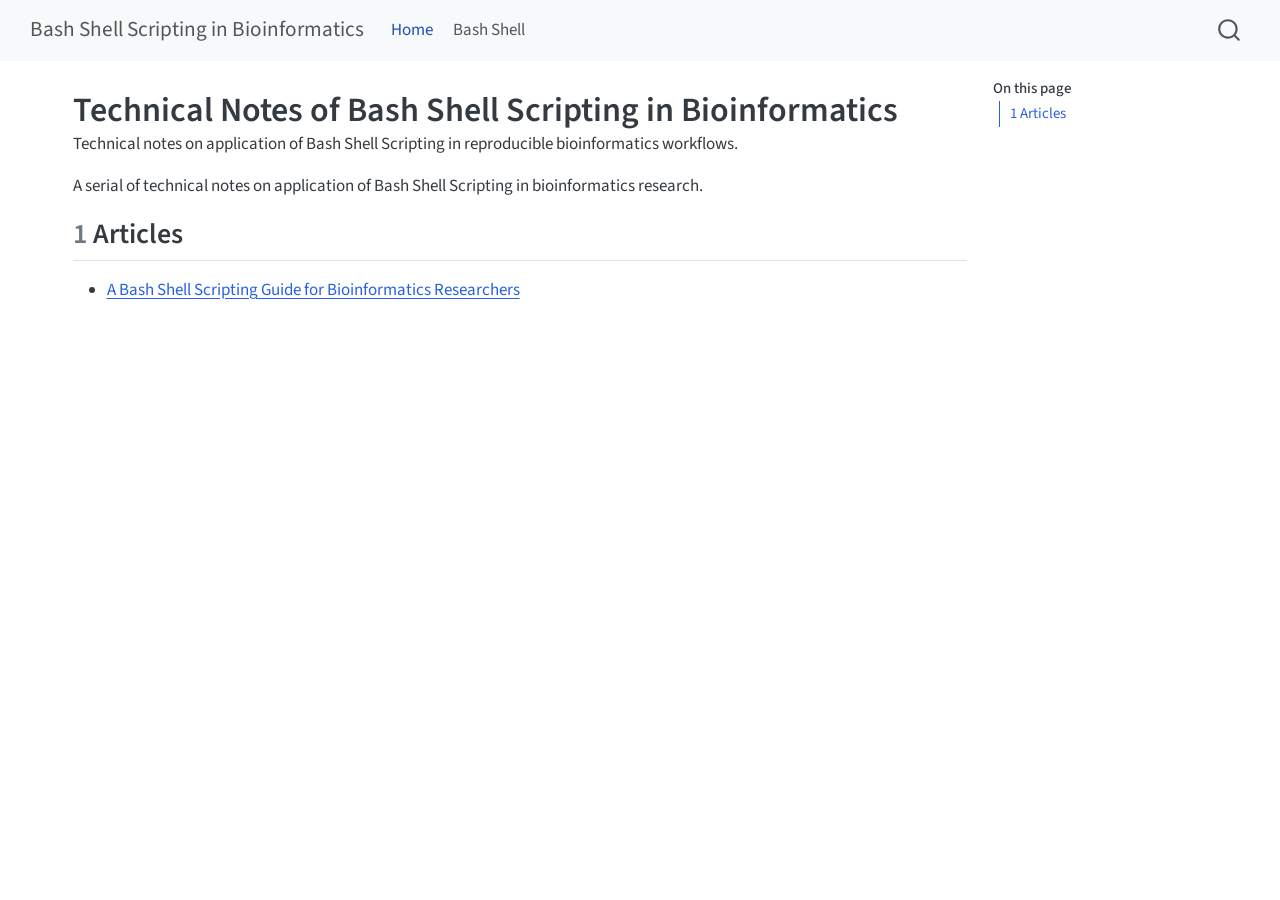
<file: docs/index.html>
<!DOCTYPE html>
<html xmlns="http://www.w3.org/1999/xhtml" lang="en" xml:lang="en"><head>

<meta charset="utf-8">
<meta name="generator" content="quarto-1.4.549">

<meta name="viewport" content="width=device-width, initial-scale=1.0, user-scalable=yes">

<meta name="description" content="Technical notes on application of Bash Shell Scripting in reproducible bioinformatics workflows.">

<title>Bash Shell Scripting in Bioinformatics - Technical Notes of Bash Shell Scripting in Bioinformatics</title>
<style>
code{white-space: pre-wrap;}
span.smallcaps{font-variant: small-caps;}
div.columns{display: flex; gap: min(4vw, 1.5em);}
div.column{flex: auto; overflow-x: auto;}
div.hanging-indent{margin-left: 1.5em; text-indent: -1.5em;}
ul.task-list{list-style: none;}
ul.task-list li input[type="checkbox"] {
  width: 0.8em;
  margin: 0 0.8em 0.2em -1em; /* quarto-specific, see https://github.com/quarto-dev/quarto-cli/issues/4556 */ 
  vertical-align: middle;
}
</style>


<script src="site_libs/quarto-nav/quarto-nav.js"></script>
<script src="site_libs/quarto-nav/headroom.min.js"></script>
<script src="site_libs/clipboard/clipboard.min.js"></script>
<script src="site_libs/quarto-search/autocomplete.umd.js"></script>
<script src="site_libs/quarto-search/fuse.min.js"></script>
<script src="site_libs/quarto-search/quarto-search.js"></script>
<meta name="quarto:offset" content="./">
<script src="site_libs/quarto-html/quarto.js"></script>
<script src="site_libs/quarto-html/popper.min.js"></script>
<script src="site_libs/quarto-html/tippy.umd.min.js"></script>
<script src="site_libs/quarto-html/anchor.min.js"></script>
<link href="site_libs/quarto-html/tippy.css" rel="stylesheet">
<link href="site_libs/quarto-html/quarto-syntax-highlighting.css" rel="stylesheet" id="quarto-text-highlighting-styles">
<script src="site_libs/bootstrap/bootstrap.min.js"></script>
<link href="site_libs/bootstrap/bootstrap-icons.css" rel="stylesheet">
<link href="site_libs/bootstrap/bootstrap.min.css" rel="stylesheet" id="quarto-bootstrap" data-mode="light">
<script id="quarto-search-options" type="application/json">{
  "location": "navbar",
  "copy-button": false,
  "collapse-after": 3,
  "panel-placement": "end",
  "type": "overlay",
  "limit": 50,
  "keyboard-shortcut": [
    "f",
    "/",
    "s"
  ],
  "show-item-context": false,
  "language": {
    "search-no-results-text": "No results",
    "search-matching-documents-text": "matching documents",
    "search-copy-link-title": "Copy link to search",
    "search-hide-matches-text": "Hide additional matches",
    "search-more-match-text": "more match in this document",
    "search-more-matches-text": "more matches in this document",
    "search-clear-button-title": "Clear",
    "search-text-placeholder": "",
    "search-detached-cancel-button-title": "Cancel",
    "search-submit-button-title": "Submit",
    "search-label": "Search"
  }
}</script>


</head>

<body class="nav-fixed">

<div id="quarto-search-results"></div>
  <header id="quarto-header" class="headroom fixed-top">
    <nav class="navbar navbar-expand-lg " data-bs-theme="dark">
      <div class="navbar-container container-fluid">
      <div class="navbar-brand-container mx-auto">
    <a class="navbar-brand" href="./index.html">
    <span class="navbar-title">Bash Shell Scripting in Bioinformatics</span>
    </a>
  </div>
            <div id="quarto-search" class="" title="Search"></div>
          <button class="navbar-toggler" type="button" data-bs-toggle="collapse" data-bs-target="#navbarCollapse" aria-controls="navbarCollapse" aria-expanded="false" aria-label="Toggle navigation" onclick="if (window.quartoToggleHeadroom) { window.quartoToggleHeadroom(); }">
  <span class="navbar-toggler-icon"></span>
</button>
          <div class="collapse navbar-collapse" id="navbarCollapse">
            <ul class="navbar-nav navbar-nav-scroll me-auto">
  <li class="nav-item">
    <a class="nav-link active" href="./index.html" aria-current="page"> 
<span class="menu-text">Home</span></a>
  </li>  
  <li class="nav-item">
    <a class="nav-link" href="./bash-shell.html"> 
<span class="menu-text">Bash Shell</span></a>
  </li>  
</ul>
          </div> <!-- /navcollapse -->
          <div class="quarto-navbar-tools">
</div>
      </div> <!-- /container-fluid -->
    </nav>
</header>
<!-- content -->
<div id="quarto-content" class="quarto-container page-columns page-rows-contents page-layout-full page-navbar">
<!-- sidebar -->
<!-- margin-sidebar -->
    <div id="quarto-margin-sidebar" class="sidebar margin-sidebar">
        <nav id="TOC" role="doc-toc" class="toc-active">
    <h2 id="toc-title">On this page</h2>
   
  <ul>
  <li><a href="#articles" id="toc-articles" class="nav-link active" data-scroll-target="#articles"><span class="header-section-number">1</span> Articles</a></li>
  </ul>
</nav>
    </div>
<!-- main -->
<main class="content column-page-left" id="quarto-document-content">

<header id="title-block-header" class="quarto-title-block default">
<div class="quarto-title">
<h1 class="title">Technical Notes of Bash Shell Scripting in Bioinformatics</h1>
</div>

<div>
  <div class="description">
    Technical notes on application of Bash Shell Scripting in reproducible bioinformatics workflows.
  </div>
</div>


<div class="quarto-title-meta column-page-left">

    
  
    
  </div>
  


</header>


<p>A serial of technical notes on application of Bash Shell Scripting in bioinformatics research.</p>
<section id="articles" class="level2" data-number="1">
<h2 data-number="1" class="anchored" data-anchor-id="articles"><span class="header-section-number">1</span> Articles</h2>
<ul>
<li><a href="./bash-shell.html">A Bash Shell Scripting Guide for Bioinformatics Researchers</a></li>
</ul>


</section>

</main> <!-- /main -->
<script id="quarto-html-after-body" type="application/javascript">
window.document.addEventListener("DOMContentLoaded", function (event) {
  const toggleBodyColorMode = (bsSheetEl) => {
    const mode = bsSheetEl.getAttribute("data-mode");
    const bodyEl = window.document.querySelector("body");
    if (mode === "dark") {
      bodyEl.classList.add("quarto-dark");
      bodyEl.classList.remove("quarto-light");
    } else {
      bodyEl.classList.add("quarto-light");
      bodyEl.classList.remove("quarto-dark");
    }
  }
  const toggleBodyColorPrimary = () => {
    const bsSheetEl = window.document.querySelector("link#quarto-bootstrap");
    if (bsSheetEl) {
      toggleBodyColorMode(bsSheetEl);
    }
  }
  toggleBodyColorPrimary();  
  const icon = "";
  const anchorJS = new window.AnchorJS();
  anchorJS.options = {
    placement: 'right',
    icon: icon
  };
  anchorJS.add('.anchored');
  const isCodeAnnotation = (el) => {
    for (const clz of el.classList) {
      if (clz.startsWith('code-annotation-')) {                     
        return true;
      }
    }
    return false;
  }
  const clipboard = new window.ClipboardJS('.code-copy-button', {
    text: function(trigger) {
      const codeEl = trigger.previousElementSibling.cloneNode(true);
      for (const childEl of codeEl.children) {
        if (isCodeAnnotation(childEl)) {
          childEl.remove();
        }
      }
      return codeEl.innerText;
    }
  });
  clipboard.on('success', function(e) {
    // button target
    const button = e.trigger;
    // don't keep focus
    button.blur();
    // flash "checked"
    button.classList.add('code-copy-button-checked');
    var currentTitle = button.getAttribute("title");
    button.setAttribute("title", "Copied!");
    let tooltip;
    if (window.bootstrap) {
      button.setAttribute("data-bs-toggle", "tooltip");
      button.setAttribute("data-bs-placement", "left");
      button.setAttribute("data-bs-title", "Copied!");
      tooltip = new bootstrap.Tooltip(button, 
        { trigger: "manual", 
          customClass: "code-copy-button-tooltip",
          offset: [0, -8]});
      tooltip.show();    
    }
    setTimeout(function() {
      if (tooltip) {
        tooltip.hide();
        button.removeAttribute("data-bs-title");
        button.removeAttribute("data-bs-toggle");
        button.removeAttribute("data-bs-placement");
      }
      button.setAttribute("title", currentTitle);
      button.classList.remove('code-copy-button-checked');
    }, 1000);
    // clear code selection
    e.clearSelection();
  });
  function tippyHover(el, contentFn, onTriggerFn, onUntriggerFn) {
    const config = {
      allowHTML: true,
      maxWidth: 500,
      delay: 100,
      arrow: false,
      appendTo: function(el) {
          return el.parentElement;
      },
      interactive: true,
      interactiveBorder: 10,
      theme: 'quarto',
      placement: 'bottom-start',
    };
    if (contentFn) {
      config.content = contentFn;
    }
    if (onTriggerFn) {
      config.onTrigger = onTriggerFn;
    }
    if (onUntriggerFn) {
      config.onUntrigger = onUntriggerFn;
    }
    window.tippy(el, config); 
  }
  const noterefs = window.document.querySelectorAll('a[role="doc-noteref"]');
  for (var i=0; i<noterefs.length; i++) {
    const ref = noterefs[i];
    tippyHover(ref, function() {
      // use id or data attribute instead here
      let href = ref.getAttribute('data-footnote-href') || ref.getAttribute('href');
      try { href = new URL(href).hash; } catch {}
      const id = href.replace(/^#\/?/, "");
      const note = window.document.getElementById(id);
      return note.innerHTML;
    });
  }
  const xrefs = window.document.querySelectorAll('a.quarto-xref');
  const processXRef = (id, note) => {
    // Strip column container classes
    const stripColumnClz = (el) => {
      el.classList.remove("page-full", "page-columns");
      if (el.children) {
        for (const child of el.children) {
          stripColumnClz(child);
        }
      }
    }
    stripColumnClz(note)
    if (id === null || id.startsWith('sec-')) {
      // Special case sections, only their first couple elements
      const container = document.createElement("div");
      if (note.children && note.children.length > 2) {
        container.appendChild(note.children[0].cloneNode(true));
        for (let i = 1; i < note.children.length; i++) {
          const child = note.children[i];
          if (child.tagName === "P" && child.innerText === "") {
            continue;
          } else {
            container.appendChild(child.cloneNode(true));
            break;
          }
        }
        if (window.Quarto?.typesetMath) {
          window.Quarto.typesetMath(container);
        }
        return container.innerHTML
      } else {
        if (window.Quarto?.typesetMath) {
          window.Quarto.typesetMath(note);
        }
        return note.innerHTML;
      }
    } else {
      // Remove any anchor links if they are present
      const anchorLink = note.querySelector('a.anchorjs-link');
      if (anchorLink) {
        anchorLink.remove();
      }
      if (window.Quarto?.typesetMath) {
        window.Quarto.typesetMath(note);
      }
      // TODO in 1.5, we should make sure this works without a callout special case
      if (note.classList.contains("callout")) {
        return note.outerHTML;
      } else {
        return note.innerHTML;
      }
    }
  }
  for (var i=0; i<xrefs.length; i++) {
    const xref = xrefs[i];
    tippyHover(xref, undefined, function(instance) {
      instance.disable();
      let url = xref.getAttribute('href');
      let hash = undefined; 
      if (url.startsWith('#')) {
        hash = url;
      } else {
        try { hash = new URL(url).hash; } catch {}
      }
      if (hash) {
        const id = hash.replace(/^#\/?/, "");
        const note = window.document.getElementById(id);
        if (note !== null) {
          try {
            const html = processXRef(id, note.cloneNode(true));
            instance.setContent(html);
          } finally {
            instance.enable();
            instance.show();
          }
        } else {
          // See if we can fetch this
          fetch(url.split('#')[0])
          .then(res => res.text())
          .then(html => {
            const parser = new DOMParser();
            const htmlDoc = parser.parseFromString(html, "text/html");
            const note = htmlDoc.getElementById(id);
            if (note !== null) {
              const html = processXRef(id, note);
              instance.setContent(html);
            } 
          }).finally(() => {
            instance.enable();
            instance.show();
          });
        }
      } else {
        // See if we can fetch a full url (with no hash to target)
        // This is a special case and we should probably do some content thinning / targeting
        fetch(url)
        .then(res => res.text())
        .then(html => {
          const parser = new DOMParser();
          const htmlDoc = parser.parseFromString(html, "text/html");
          const note = htmlDoc.querySelector('main.content');
          if (note !== null) {
            // This should only happen for chapter cross references
            // (since there is no id in the URL)
            // remove the first header
            if (note.children.length > 0 && note.children[0].tagName === "HEADER") {
              note.children[0].remove();
            }
            const html = processXRef(null, note);
            instance.setContent(html);
          } 
        }).finally(() => {
          instance.enable();
          instance.show();
        });
      }
    }, function(instance) {
    });
  }
      let selectedAnnoteEl;
      const selectorForAnnotation = ( cell, annotation) => {
        let cellAttr = 'data-code-cell="' + cell + '"';
        let lineAttr = 'data-code-annotation="' +  annotation + '"';
        const selector = 'span[' + cellAttr + '][' + lineAttr + ']';
        return selector;
      }
      const selectCodeLines = (annoteEl) => {
        const doc = window.document;
        const targetCell = annoteEl.getAttribute("data-target-cell");
        const targetAnnotation = annoteEl.getAttribute("data-target-annotation");
        const annoteSpan = window.document.querySelector(selectorForAnnotation(targetCell, targetAnnotation));
        const lines = annoteSpan.getAttribute("data-code-lines").split(",");
        const lineIds = lines.map((line) => {
          return targetCell + "-" + line;
        })
        let top = null;
        let height = null;
        let parent = null;
        if (lineIds.length > 0) {
            //compute the position of the single el (top and bottom and make a div)
            const el = window.document.getElementById(lineIds[0]);
            top = el.offsetTop;
            height = el.offsetHeight;
            parent = el.parentElement.parentElement;
          if (lineIds.length > 1) {
            const lastEl = window.document.getElementById(lineIds[lineIds.length - 1]);
            const bottom = lastEl.offsetTop + lastEl.offsetHeight;
            height = bottom - top;
          }
          if (top !== null && height !== null && parent !== null) {
            // cook up a div (if necessary) and position it 
            let div = window.document.getElementById("code-annotation-line-highlight");
            if (div === null) {
              div = window.document.createElement("div");
              div.setAttribute("id", "code-annotation-line-highlight");
              div.style.position = 'absolute';
              parent.appendChild(div);
            }
            div.style.top = top - 2 + "px";
            div.style.height = height + 4 + "px";
            div.style.left = 0;
            let gutterDiv = window.document.getElementById("code-annotation-line-highlight-gutter");
            if (gutterDiv === null) {
              gutterDiv = window.document.createElement("div");
              gutterDiv.setAttribute("id", "code-annotation-line-highlight-gutter");
              gutterDiv.style.position = 'absolute';
              const codeCell = window.document.getElementById(targetCell);
              const gutter = codeCell.querySelector('.code-annotation-gutter');
              gutter.appendChild(gutterDiv);
            }
            gutterDiv.style.top = top - 2 + "px";
            gutterDiv.style.height = height + 4 + "px";
          }
          selectedAnnoteEl = annoteEl;
        }
      };
      const unselectCodeLines = () => {
        const elementsIds = ["code-annotation-line-highlight", "code-annotation-line-highlight-gutter"];
        elementsIds.forEach((elId) => {
          const div = window.document.getElementById(elId);
          if (div) {
            div.remove();
          }
        });
        selectedAnnoteEl = undefined;
      };
        // Handle positioning of the toggle
    window.addEventListener(
      "resize",
      throttle(() => {
        elRect = undefined;
        if (selectedAnnoteEl) {
          selectCodeLines(selectedAnnoteEl);
        }
      }, 10)
    );
    function throttle(fn, ms) {
    let throttle = false;
    let timer;
      return (...args) => {
        if(!throttle) { // first call gets through
            fn.apply(this, args);
            throttle = true;
        } else { // all the others get throttled
            if(timer) clearTimeout(timer); // cancel #2
            timer = setTimeout(() => {
              fn.apply(this, args);
              timer = throttle = false;
            }, ms);
        }
      };
    }
      // Attach click handler to the DT
      const annoteDls = window.document.querySelectorAll('dt[data-target-cell]');
      for (const annoteDlNode of annoteDls) {
        annoteDlNode.addEventListener('click', (event) => {
          const clickedEl = event.target;
          if (clickedEl !== selectedAnnoteEl) {
            unselectCodeLines();
            const activeEl = window.document.querySelector('dt[data-target-cell].code-annotation-active');
            if (activeEl) {
              activeEl.classList.remove('code-annotation-active');
            }
            selectCodeLines(clickedEl);
            clickedEl.classList.add('code-annotation-active');
          } else {
            // Unselect the line
            unselectCodeLines();
            clickedEl.classList.remove('code-annotation-active');
          }
        });
      }
  const findCites = (el) => {
    const parentEl = el.parentElement;
    if (parentEl) {
      const cites = parentEl.dataset.cites;
      if (cites) {
        return {
          el,
          cites: cites.split(' ')
        };
      } else {
        return findCites(el.parentElement)
      }
    } else {
      return undefined;
    }
  };
  var bibliorefs = window.document.querySelectorAll('a[role="doc-biblioref"]');
  for (var i=0; i<bibliorefs.length; i++) {
    const ref = bibliorefs[i];
    const citeInfo = findCites(ref);
    if (citeInfo) {
      tippyHover(citeInfo.el, function() {
        var popup = window.document.createElement('div');
        citeInfo.cites.forEach(function(cite) {
          var citeDiv = window.document.createElement('div');
          citeDiv.classList.add('hanging-indent');
          citeDiv.classList.add('csl-entry');
          var biblioDiv = window.document.getElementById('ref-' + cite);
          if (biblioDiv) {
            citeDiv.innerHTML = biblioDiv.innerHTML;
          }
          popup.appendChild(citeDiv);
        });
        return popup.innerHTML;
      });
    }
  }
});
</script>
</div> <!-- /content -->




</body></html>
</file>
<file: docs/site_libs/quarto-html/tippy.css>
.tippy-box[data-animation=fade][data-state=hidden]{opacity:0}[data-tippy-root]{max-width:calc(100vw - 10px)}.tippy-box{position:relative;background-color:#333;color:#fff;border-radius:4px;font-size:14px;line-height:1.4;white-space:normal;outline:0;transition-property:transform,visibility,opacity}.tippy-box[data-placement^=top]>.tippy-arrow{bottom:0}.tippy-box[data-placement^=top]>.tippy-arrow:before{bottom:-7px;left:0;border-width:8px 8px 0;border-top-color:initial;transform-origin:center top}.tippy-box[data-placement^=bottom]>.tippy-arrow{top:0}.tippy-box[data-placement^=bottom]>.tippy-arrow:before{top:-7px;left:0;border-width:0 8px 8px;border-bottom-color:initial;transform-origin:center bottom}.tippy-box[data-placement^=left]>.tippy-arrow{right:0}.tippy-box[data-placement^=left]>.tippy-arrow:before{border-width:8px 0 8px 8px;border-left-color:initial;right:-7px;transform-origin:center left}.tippy-box[data-placement^=right]>.tippy-arrow{left:0}.tippy-box[data-placement^=right]>.tippy-arrow:before{left:-7px;border-width:8px 8px 8px 0;border-right-color:initial;transform-origin:center right}.tippy-box[data-inertia][data-state=visible]{transition-timing-function:cubic-bezier(.54,1.5,.38,1.11)}.tippy-arrow{width:16px;height:16px;color:#333}.tippy-arrow:before{content:"";position:absolute;border-color:transparent;border-style:solid}.tippy-content{position:relative;padding:5px 9px;z-index:1}
</file>
<file: docs/site_libs/quarto-html/quarto-syntax-highlighting.css>
/* quarto syntax highlight colors */
:root {
  --quarto-hl-ot-color: #003B4F;
  --quarto-hl-at-color: #657422;
  --quarto-hl-ss-color: #20794D;
  --quarto-hl-an-color: #5E5E5E;
  --quarto-hl-fu-color: #4758AB;
  --quarto-hl-st-color: #20794D;
  --quarto-hl-cf-color: #003B4F;
  --quarto-hl-op-color: #5E5E5E;
  --quarto-hl-er-color: #AD0000;
  --quarto-hl-bn-color: #AD0000;
  --quarto-hl-al-color: #AD0000;
  --quarto-hl-va-color: #111111;
  --quarto-hl-bu-color: inherit;
  --quarto-hl-ex-color: inherit;
  --quarto-hl-pp-color: #AD0000;
  --quarto-hl-in-color: #5E5E5E;
  --quarto-hl-vs-color: #20794D;
  --quarto-hl-wa-color: #5E5E5E;
  --quarto-hl-do-color: #5E5E5E;
  --quarto-hl-im-color: #00769E;
  --quarto-hl-ch-color: #20794D;
  --quarto-hl-dt-color: #AD0000;
  --quarto-hl-fl-color: #AD0000;
  --quarto-hl-co-color: #5E5E5E;
  --quarto-hl-cv-color: #5E5E5E;
  --quarto-hl-cn-color: #8f5902;
  --quarto-hl-sc-color: #5E5E5E;
  --quarto-hl-dv-color: #AD0000;
  --quarto-hl-kw-color: #003B4F;
}

/* other quarto variables */
:root {
  --quarto-font-monospace: SFMono-Regular, Menlo, Monaco, Consolas, "Liberation Mono", "Courier New", monospace;
}

pre > code.sourceCode > span {
  color: #003B4F;
}

code span {
  color: #003B4F;
}

code.sourceCode > span {
  color: #003B4F;
}

div.sourceCode,
div.sourceCode pre.sourceCode {
  color: #003B4F;
}

code span.ot {
  color: #003B4F;
  font-style: inherit;
}

code span.at {
  color: #657422;
  font-style: inherit;
}

code span.ss {
  color: #20794D;
  font-style: inherit;
}

code span.an {
  color: #5E5E5E;
  font-style: inherit;
}

code span.fu {
  color: #4758AB;
  font-style: inherit;
}

code span.st {
  color: #20794D;
  font-style: inherit;
}

code span.cf {
  color: #003B4F;
  font-style: inherit;
}

code span.op {
  color: #5E5E5E;
  font-style: inherit;
}

code span.er {
  color: #AD0000;
  font-style: inherit;
}

code span.bn {
  color: #AD0000;
  font-style: inherit;
}

code span.al {
  color: #AD0000;
  font-style: inherit;
}

code span.va {
  color: #111111;
  font-style: inherit;
}

code span.bu {
  font-style: inherit;
}

code span.ex {
  font-style: inherit;
}

code span.pp {
  color: #AD0000;
  font-style: inherit;
}

code span.in {
  color: #5E5E5E;
  font-style: inherit;
}

code span.vs {
  color: #20794D;
  font-style: inherit;
}

code span.wa {
  color: #5E5E5E;
  font-style: italic;
}

code span.do {
  color: #5E5E5E;
  font-style: italic;
}

code span.im {
  color: #00769E;
  font-style: inherit;
}

code span.ch {
  color: #20794D;
  font-style: inherit;
}

code span.dt {
  color: #AD0000;
  font-style: inherit;
}

code span.fl {
  color: #AD0000;
  font-style: inherit;
}

code span.co {
  color: #5E5E5E;
  font-style: inherit;
}

code span.cv {
  color: #5E5E5E;
  font-style: italic;
}

code span.cn {
  color: #8f5902;
  font-style: inherit;
}

code span.sc {
  color: #5E5E5E;
  font-style: inherit;
}

code span.dv {
  color: #AD0000;
  font-style: inherit;
}

code span.kw {
  color: #003B4F;
  font-style: inherit;
}

.prevent-inlining {
  content: "</";
}

/*# sourceMappingURL=debc5d5d77c3f9108843748ff7464032.css.map */
</file>
